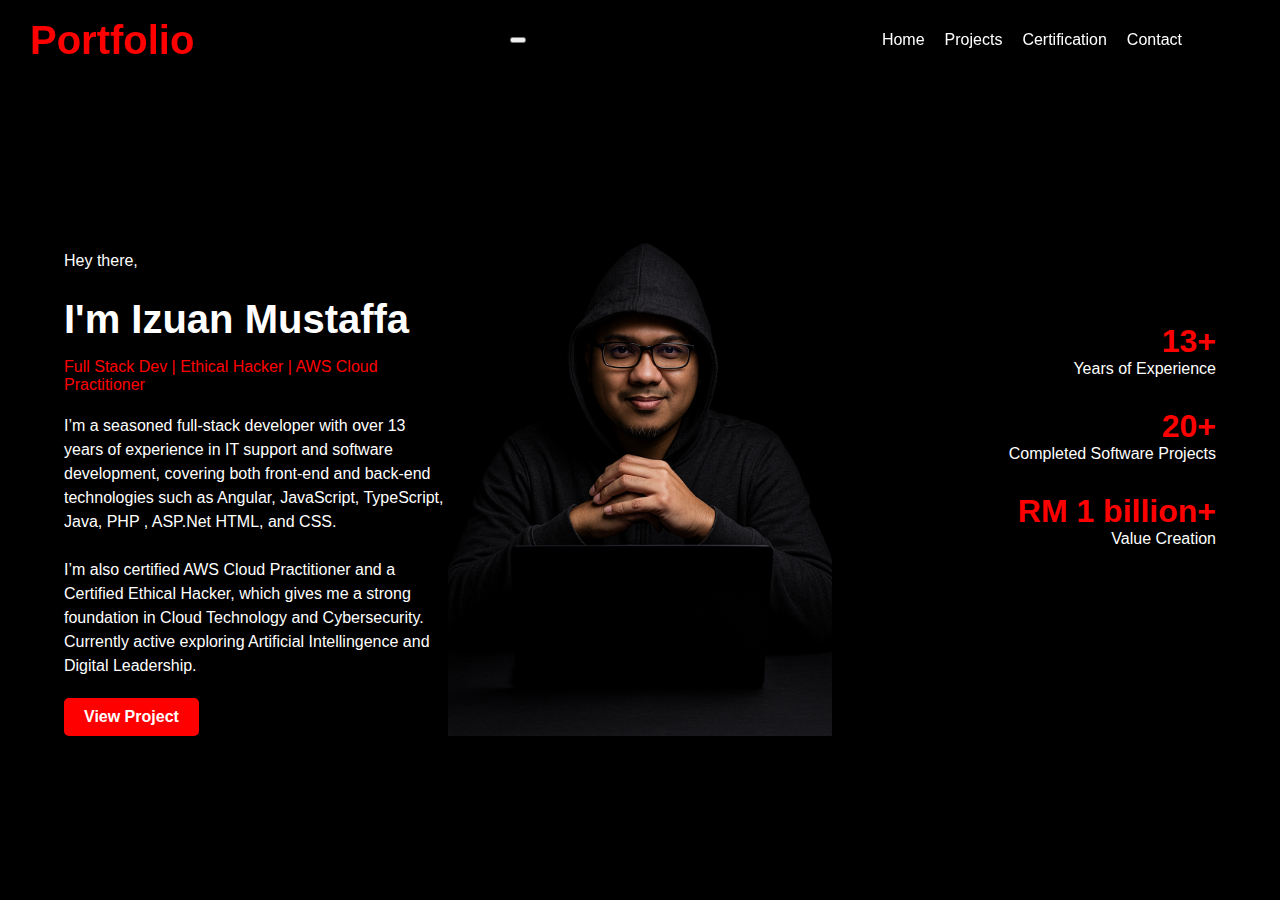
<file: index.html>
<!DOCTYPE html>
<html lang="en">
<head>
    <meta charset="UTF-8">
    <meta name="viewport" content="width=device-width, initial-scale=1.0">
    <title>Portfolio</title>
    <link rel="stylesheet" href="style.css">
     <!-- Header with Menu -->

    <header>
        <nav class="navbar">
            <div class="logo"> Portfolio </div>
            <button class="burger" id="burger-menu" aria-label="Open menu">
                <span></span>
                <span></span>
                <span></span>
            </button>
            <ul class="nav-links" id="nav-links">
                <li><a href="index.html">Home</a></li>
                <li><a href="portfolio.html">Projects</a></li>
                <li><a href="certification.html">Certification</a></li>
                <li><a href="contact.html">Contact</a></li>
            </ul>
        </nav>
    </header>
</head>

<body>

<script>
// Burger menu toggle
document.addEventListener('DOMContentLoaded', function() {
    const burger = document.getElementById('burger-menu');
    const navLinks = document.getElementById('nav-links');
    burger.addEventListener('click', function() {
        navLinks.classList.toggle('nav-active');
        burger.classList.toggle('open');
    });
});
</script>

</head>

<body>

    <div class="container">
        <div class="text-section">
            <br>
            <br>
             <br>
              <br>
            <p>Hey there,</p>
            <h1>I'm Izuan Mustaffa</h1>
            <p class="highlight">Full Stack Dev | Ethical Hacker | AWS Cloud Practitioner</p>
            <p class="description">
            I’m a seasoned full-stack developer with over 13 years of experience in IT support and software development, covering both front-end and back-end technologies such as Angular, JavaScript, TypeScript, Java, PHP , ASP.Net HTML, and CSS. <br><br>I’m also certified AWS Cloud Practitioner and a Certified Ethical Hacker, which gives me a strong foundation in Cloud Technology and Cybersecurity. Currently active exploring Artificial Intellingence and Digital Leadership.
            </p>
            <a href="portfolio.html" class="btn">View Project</a>
        </div>

        <div class="image-section">
            <img src="images/hacker.png" alt="Hacker Image">
        </div>

        <div class="stats">
            <div class="stat"><span>13+</span><br>Years of Experience</div>
            <div class="stat"><span>20+</span><br>Completed Software Projects</div>
            <div class="stat"><span>RM 1 billion+</span><br>Value Creation</div>
        </div>
    </div>

</body>
</html>
</file>
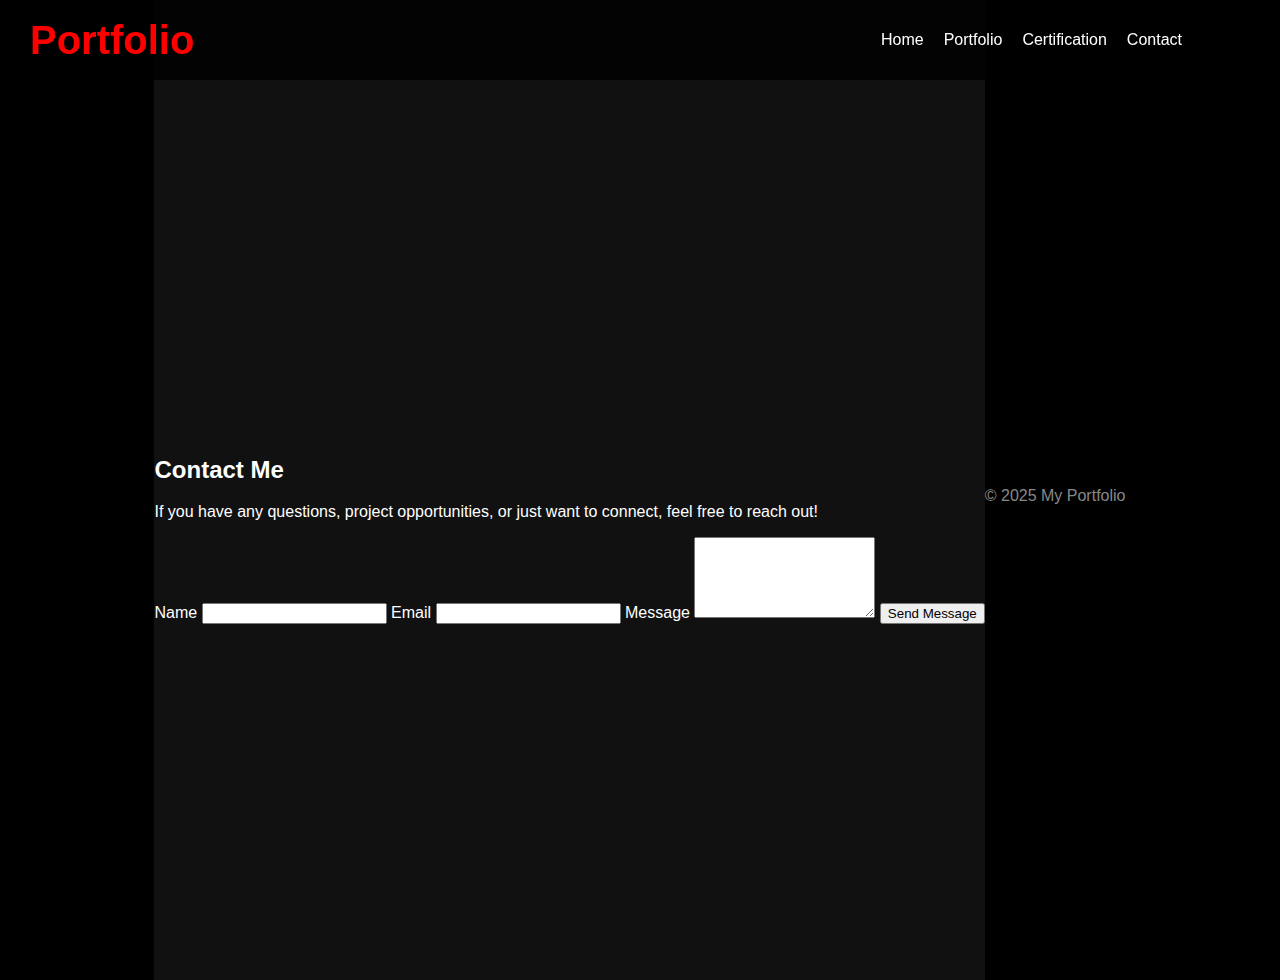
<file: contact.html>
<!DOCTYPE html>
<html lang="en">
<head>
    <meta charset="UTF-8">
    <meta name="viewport" content="width=device-width, initial-scale=1.0">
    <title>Contact</title>
    <link rel="stylesheet" href="style.css">
</head>
<body>
    <header>
        <nav class="navbar">
            <div class="logo"> <span style="font-weight:bold;">Portfolio</span> </div>
            <ul class="nav-links">
                <li><a href="index.html">Home</a></li>
                <li><a href="portfolio.html">Portfolio</a></li>
                <li><a href="#">Certification</a></li>
                <li><a href="contact.html" class="active">Contact</a></li>
            </ul>
        </nav>
    </header>
    <main class="contact-main-section">
        <div class="contact-container">
            <h2>Contact Me</h2>
            <p>If you have any questions, project opportunities, or just want to connect, feel free to reach out!</p>
            <form class="contact-form">
                <label for="name">Name</label>
                <input type="text" id="name" name="name" required>
                <label for="email">Email</label>
                <input type="email" id="email" name="email" required>
                <label for="message">Message</label>
                <textarea id="message" name="message" rows="5" required></textarea>
                <button type="submit">Send Message</button>
            </form>
        </div>
    </main>
    <footer>
        <p>&copy; 2025 My Portfolio</p>
    </footer>
</body>
</html>
</file>
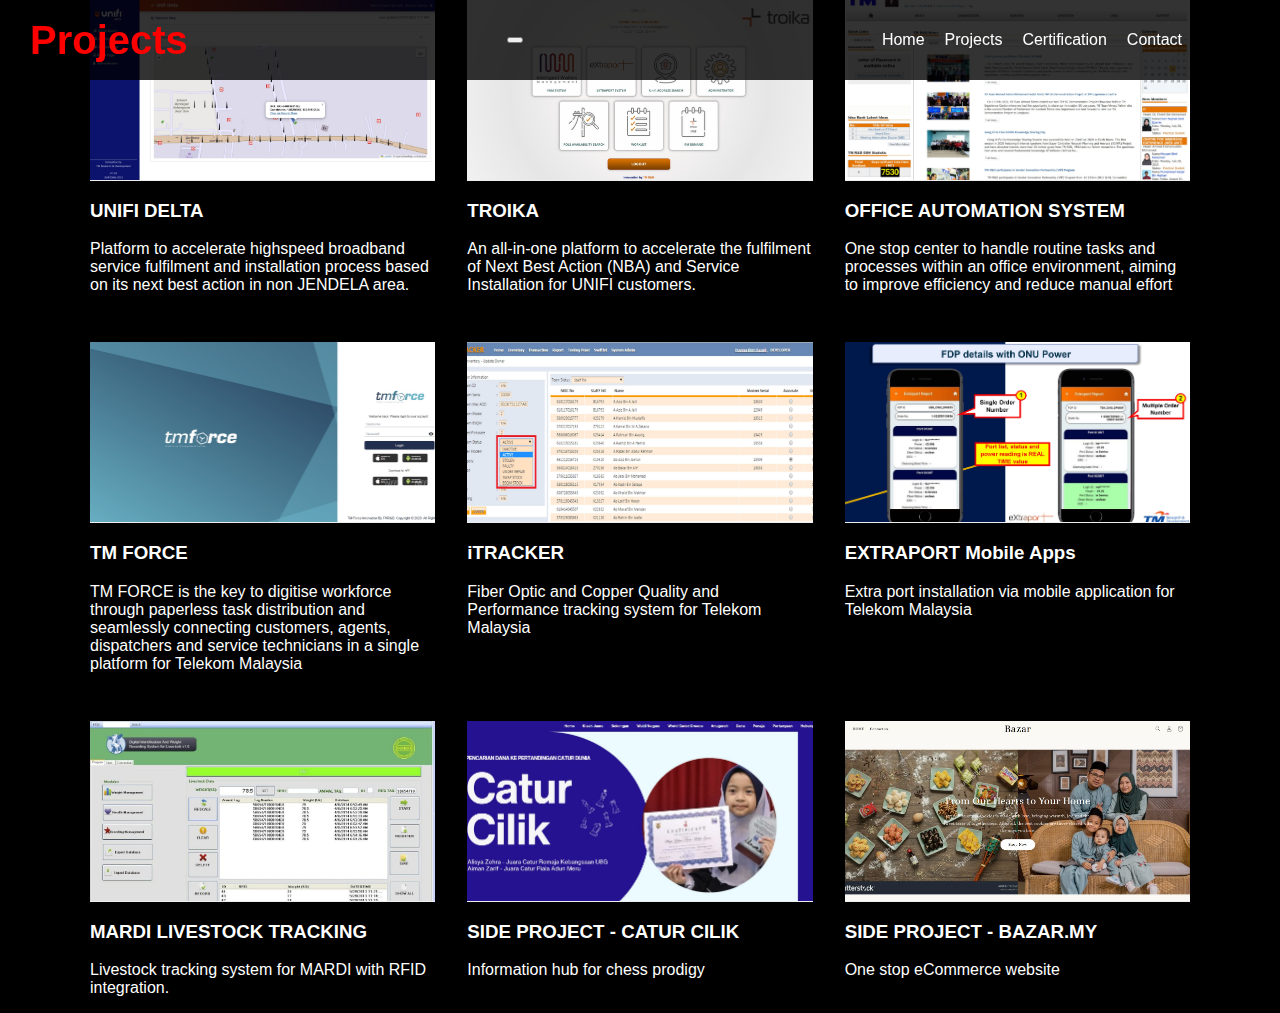
<file: portfolio.html>
<!DOCTYPE html>
<html lang="en">
<head>
    <meta charset="UTF-8">
    <meta name="viewport" content="width=device-width, initial-scale=1.0">
    <title>Projects</title>
    <link rel="stylesheet" href="style.css">
</head>
<body>
    <header>
        <nav class="navbar">
            <div class="logo"> <span style="font-weight:bold;">Projects</span>  </div>
            <button class="burger" id="burger-menu" aria-label="Open menu">
                <span></span>
                <span></span>
                <span></span>
            </button>
            <ul class="nav-links" id="nav-links">
                <li><a href="index.html">Home</a></li>
                <li><a href="portfolio.html" class="active">Projects</a></li>
                <li><a href="certification.html">Certification</a></li>
                <li><a href="contact.html">Contact</a></li>
            </ul>
        </nav>
    <script>
    // Burger menu toggle
    document.addEventListener('DOMContentLoaded', function() {
        const burger = document.getElementById('burger-menu');
        const navLinks = document.getElementById('nav-links');
        burger.addEventListener('click', function() {
            navLinks.classList.toggle('nav-active');
            burger.classList.toggle('open');
        });
    });
    </script>
    </header>
    <!-- Main content starts below -->
     <br>
     <br>
    <main class="portfolio-main-section">
        <div class="card-grid">
            <div class="card">
                <div class="card-image">
                    <img src="images/Project One.jpg" alt="Project 1" id="project-img-1" class="project-img" style="cursor:pointer;">
                </div>
                <div class="card-content">
                    <h3>UNIFI DELTA</h3>
                    <p>Platform to accelerate highspeed broadband service fulfilment and installation process based on its next best action in non JENDELA area.</p>
                </div>
            </div>
            <div class="card">
                <div class="card-image">
                    <img src="images/Project Two.jpg" alt="Project 2" id="project-img-2" class="project-img" style="cursor:pointer;">
                </div>
                <div class="card-content">
                    <h3>TROIKA</h3>
                    <p></p>
                </div>An all-in-one platform to accelerate the fulfilment of Next Best Action (NBA) and Service Installation for UNIFI customers.
            </div>
            <div class="card">
                <div class="card-image">
                    <img src="images/Project Three.jpg" alt="Project 3" id="project-img-3" class="project-img" style="cursor:pointer;">
                </div>
                <div class="card-content">
                    <h3>OFFICE AUTOMATION SYSTEM</h3>
                    <p>One stop center to handle routine tasks and processes within an office environment, aiming to improve efficiency and reduce manual effort</p>
                </div>
            </div>
            <div class="card">
                <div class="card-image">
                    <img src="images/Project Four.jpg" alt="Project 4" id="project-img-4" class="project-img" style="cursor:pointer;">
                </div>
                <div class="card-content">
                    <h3>TM FORCE</h3>
                    <p>TM FORCE is the key to digitise workforce through paperless task distribution and seamlessly connecting customers, agents, dispatchers and service technicians in a single platform for Telekom Malaysia</p>
                </div>
            </div>
            <div class="card">
                <div class="card-image">
                    <img src="images/Project Five.jpg" alt="Project 5" id="project-img-5" class="project-img" style="cursor:pointer;">
                </div>
                <div class="card-content">
                    <h3>iTRACKER</h3>
                    <p>Fiber Optic and Copper Quality and Performance tracking system for Telekom Malaysia</p>
                </div>
            </div>
            <div class="card">
                <div class="card-image">
                    <img src="images/Project Six.jpg" alt="Project 6" id="project-img-6" class="project-img" style="cursor:pointer;">
                </div>
                <div class="card-content">
                    <h3>EXTRAPORT Mobile Apps</h3>
                    <p>Extra port installation via mobile application for Telekom Malaysia</p>
                </div>
            </div>
            <div class="card">
                <div class="card-image">
                    <img src="images/Project Seven.jpg" alt="Project 7" id="project-img-7" class="project-img" style="cursor:pointer;">
                </div>
                <div class="card-content">
                    <h3>MARDI LIVESTOCK TRACKING</h3>
                    <p>Livestock tracking system for MARDI with RFID integration.</p>
                </div>
            </div>
            <div class="card">
                <div class="card-image">
                    <img src="images/Project Eight.jpg" alt="Project 8" id="project-img-8" class="project-img" style="cursor:pointer;">
                </div>
                <div class="card-content">
                    <h3>SIDE PROJECT - CATUR CILIK</h3>
                    <p>Information hub for chess prodigy</p>
                </div>
            </div>
            <div class="card">
                <div class="card-image">
                    <img src="images/Project Nine.jpg" alt="Project 9" id="project-img-9" class="project-img" style="cursor:pointer;">
                </div>
                <div class="card-content">
                    <h3>SIDE PROJECT - BAZAR.MY</h3>
                    <p>One stop eCommerce website</p>
                </div>
            </div>
            
        </div>
    </main>

    <footer>
    
        <!-- Modals for all projects -->
        <div id="modals-container">
        </div>
        <script>
        // Generate modals for projects 1-9 with matching images
        document.addEventListener('DOMContentLoaded', function() {
            var modalsContainer = document.getElementById('modals-container');
            var modalImages = [
                'images/Project One.jpg',
                'images/Project Two.jpg',
                'images/Project Three.jpg',
                'images/Project Four.jpg',
                'images/Project Five.jpg',
                'images/Project Six.jpg',
                'images/Project Seven.jpg',
                'images/Project Eight.jpg',
                'images/Project Nine.jpg'
            ];
            var modalHTML = '';
            for (let i = 1; i <= 9; i++) {
                // Modal content for each project
                const modalTitles = [
                    'UNIFI DELTA',
                    'TROIKA',
                    'OFFICE AUTOMATION SYSTEM',
                    'TM FORCE',
                    'iTRACKER',
                    'EXTRAPORT Mobile Apps',
                    'MARDI LIVESTOCK TRACKING',
                    'SIDE PROJECT - CATUR CILIK',
                    'SIDE PROJECT - BAZAR.MY'
                ];
                const modalOverviews = [
                    'Platform to accelerate highspeed broadband service fulfilment and installation process based on its next best action in non JENDELA area.',
                    'An all-in-one platform to accelerate the fulfilment of Next Best Action (NBA) and Service Installation for UNIFI customers.',
                    'One stop center to handle routine tasks and processes within an office environment, aiming to improve efficiency and reduce manual effort',
                    'TM FORCE is the key to digitise workforce through paperless task distribution and seamlessly connecting customers, agents, dispatchers and service technicians in a single platform for Telekom Malaysia',
                    'Fiber Optic and Copper Quality and Performance tracking system for Telekom Malaysia',
                    'Extra port installation via mobile application for Telekom Malaysia',
                    'Livestock tracking system for MARDI with RFID integration.',
                    'Information hub for chess prodigy',
                    'One stop eCommerce website'
                ];
                const modalTech = [
                    'JavaScript, HTML, CSS',
                    'JavaScript, HTML, CSS',
                    'JavaScript, HTML, CSS',
                    'JavaScript, HTML, CSS',
                    'JavaScript, HTML, CSS',
                    'Java for Android',
                    'Visual Basic Programming',
                    'JavaScript, HTML, CSS',
                    'JavaScript, HTML, CSS'
                ];
                modalHTML += `
                    <div id="project-modal-${i}" class="modal" style="display:none;">
                        <div class="modal-content">
                            <span class="close" data-modal="project-modal-${i}">&times;</span>
                            <h2>${modalTitles[i-1]}</h2>
                            <div class="modal-single-image">
                                <img src="${modalImages[i-1]}" alt="${modalTitles[i-1]}" class="modal-full-img">
                            </div>
                            <div class="modal-description">
                                <p><strong>Overview:</strong> ${modalOverviews[i-1]}</p>
                                <p><strong>Technology Stack:</strong> ${modalTech[i-1]}</p>
                            </div>
                        </div>
                    </div>`;
            }
            modalsContainer.innerHTML = modalHTML;

            // Add click handlers for project images 1-9
            for (let i = 1; i <= 9; i++) {
                let img = document.getElementById('project-img-' + i);
                let modal = document.getElementById('project-modal-' + i);
                if (img && modal) {
                    img.onclick = function() {
                        modal.style.display = 'block';
                    };
                }
            }
            // Add close handlers
            document.querySelectorAll('.modal .close').forEach(function(closeBtn) {
                closeBtn.onclick = function() {
                    var modalId = this.getAttribute('data-modal');
                    var modal = document.getElementById(modalId);
                    if (modal) modal.style.display = 'none';
                };
            });
            // Close modal when clicking outside
            window.onclick = function(event) {
                if (event.target.classList && event.target.classList.contains('modal')) {
                    event.target.style.display = 'none';
                }
            };
        });
        </script>
    </footer>
</body>
</html>
</file>
<file: style.css>
/* Contact Page Theme - Dark */
.contact-main-section {
    min-height: 100vh;
    display: flex;
    flex-direction: column;
    justify-content: center;
    align-items: center;
    background: #111;
    padding-top: 80px;
}

.contact-section {
    background: #181a20;
    border-radius: 14px;
    box-shadow: 0 4px 24px rgba(0,0,0,0.18);
    padding: 36px 32px 28px 32px;
    max-width: 420px;
    width: 100%;
    margin: 0 auto 32px auto;
    display: flex;
    flex-direction: column;
    align-items: center;
}

.contact-title {
    font-size: 2.1rem;
    font-weight: 700;
    color: #fff;
    margin-bottom: 0.2em;
    border-bottom: 3px solid #2563eb;
    display: inline-block;
    letter-spacing: -1px;
}

.contact-desc {
    color: #b0b3b8;
    margin-bottom: 22px;
    font-size: 1.08rem;
    text-align: center;
}

.contact-card {
    width: 100%;
    background: #23262f;
    border-radius: 10px;
    box-shadow: 0 1px 4px rgba(0,0,0,0.10);
    padding: 0 0 18px 0;
    margin-bottom: 0;
}

.contact-row {
    border: 1px solid #23262f;
    border-radius: 7px;
    padding: 18px 20px;
    margin-bottom: 16px;
    display: flex;
    align-items: center;
    gap: 16px;
    background: #181a20;
}
.contact-row:last-child {
    margin-bottom: 0;
}

.contact-icon {
    font-size: 1.4em;
    color: #2563eb;
    display: flex;
    align-items: center;
    justify-content: center;
    min-width: 36px;
}

.contact-label {
    font-weight: 600;
    color: #fff;
    margin-bottom: 2px;
}
.contact-value {
    color: #b0b3b8;
    font-size: 1.04rem;
}

footer {
    text-align: center;
    color: #888;
    font-size: 1rem;
    margin-top: 24px;
    margin-bottom: 12px;
}

@media (max-width: 600px) {
    .contact-section {
        padding: 22px 6vw 18px 6vw;
        max-width: 98vw;
    }
    .contact-title {
        font-size: 1.4rem;
    }
    .contact-row {
        padding: 14px 8px;
        font-size: 0.98rem;
    }
}
/* Ensure modal text is black for readability */
.modal-content, .modal-content h2, .modal-content p, .modal-content strong {
    color: #111 !important;
}
/* Horizontal gallery for modal */
.gallery-horizontal {
    display: flex;
    flex-direction: row;
    gap: 24px;
    overflow-x: auto;
    max-width: 95vw;
    padding: 12px 0;
    margin-top: 18px;
}
.gallery-item {
    display: flex;
    flex-direction: column;
    align-items: center;
    min-width: 220px;
    max-width: 320px;
}
.gallery-item img {
    width: 80px;
    height: 80px;
    border-radius: 8px;
    box-shadow: 0 2px 8px rgba(0,0,0,0.08);
    object-fit: cover;
    margin-bottom: 6px;
}
.gallery-item p {
    margin: 10px 0 0 0;
    font-size: 0.98rem;
    color: #444;
    text-align: center;
}
/* Modal styles for project gallery */
.modal {
    display: none;
    position: fixed;
    z-index: 1000;
    left: 0;
    top: 0;
    width: 100vw;
    height: 100vh;
    overflow: auto;
    background: rgba(0,0,0,0.6);
    justify-content: center;
    align-items: center;
}
.modal-content {
    background: #fff;
    margin: 40px auto;
    padding: 24px 32px 32px 32px;
    border-radius: 12px;
    max-width: 400px;
    max-height: 80vh;
    position: relative;
    box-shadow: 0 8px 32px rgba(0,0,0,0.18);
    display: flex;
    flex-direction: column;
    align-items: center;
}
.close {
    position: absolute;
    top: 12px;
    right: 18px;
    font-size: 2rem;
    color: #888;
    cursor: pointer;
    font-weight: bold;
}
.gallery-vertical {
    display: flex;
    flex-direction: column;
    gap: 18px;
    overflow-y: auto;
    max-height: 55vh;
    width: 100%;
    align-items: center;
    margin-top: 18px;
}
.gallery-vertical img {
    width: 100%;
    max-width: 320px;
    border-radius: 8px;
    box-shadow: 0 2px 8px rgba(0,0,0,0.08);
    object-fit: cover;
}
/* Responsive card grid: 3 per row on desktop, 2 on tablet, 1 on mobile */
.card-grid {
    display: grid;
    grid-template-columns: repeat(3, 1fr);
    gap: 32px;
    max-width: 1100px;
    margin: 0 auto;
}
@media (max-width: 900px) {
    .card-grid {
        grid-template-columns: repeat(2, 1fr);
        gap: 20px;
    }
}
@media (max-width: 600px) {
    .card-grid {
        grid-template-columns: 1fr;
        gap: 16px;
    }
}
/* Card image container for better control */
.card-image {
    width: 100%;
    height: 180px;
    overflow: hidden;
    display: flex;
    align-items: center;
    justify-content: center;
    background: #f3f3f3;
    border-bottom: 1px solid #eee;
}
.card-image img {
    width: 100%;
    height: 100%;
    object-fit: cover;
    display: block;
}
body {
    margin: 0;
    font-family: Arial, sans-serif;
    background-color: black;
    color: white;
    display: flex;
    justify-content: center;
    align-items: center;
    min-height: 100vh;
}

.container {
    display: flex;
    flex-wrap: wrap;
    justify-content: space-between;
    align-items: center;
    width: 90%;
    max-width: 1200px;
}

.text-section {
    flex: 1;
    min-width: 300px;
}

.text-section h1 {
    font-size: 2.5rem;
    margin-bottom: 0.5rem;
}

.highlight {
    color: red;
}

.description {
    margin: 20px 0;
    max-width: 500px;
    line-height: 1.5;
}

.btn {
    display: inline-block;
    padding: 10px 20px;
    background-color: red;
    color: white;
    text-decoration: none;
    font-weight: bold;
    border-radius: 5px;
}

.image-section {
    flex: 1;
    text-align: center;
}

.image-section img {
    max-width: 100%;
    height: auto;
}

.stats {
    flex: 1;
    min-width: 200px;
    text-align: right;
}

.stat {
    margin-bottom: 30px;
}

.stat span {
    font-size: 2rem;
    font-weight: bold;
    color: red;
}

@media (max-width: 900px) {
    .container {
        flex-direction: column;
        text-align: center;
    }
    .stats {
        text-align: center;
        margin-top: 20px;
    }
}

/* Navigation Bar */
.navbar {
    display: flex;
    justify-content: space-between;
    align-items: center;
    padding: 15px 30px;
    background: rgba(0, 0, 0, 0.8);
    position: fixed;
    width: 90%;
    top: 0;
    left: 0;
    z-index: 10;
}

.logo {
    font-size: 2.5rem;
    font-weight: bold;
    color: red;
}

.nav-links {
    list-style: none;
    display: flex;
    gap: 20px;
}

.nav-links a {
    text-decoration: none;
    color: white;
    font-size: 1rem;
    transition: color 0.3s ease;
}

.nav-links a:hover {
    color: red;
}
</file>
